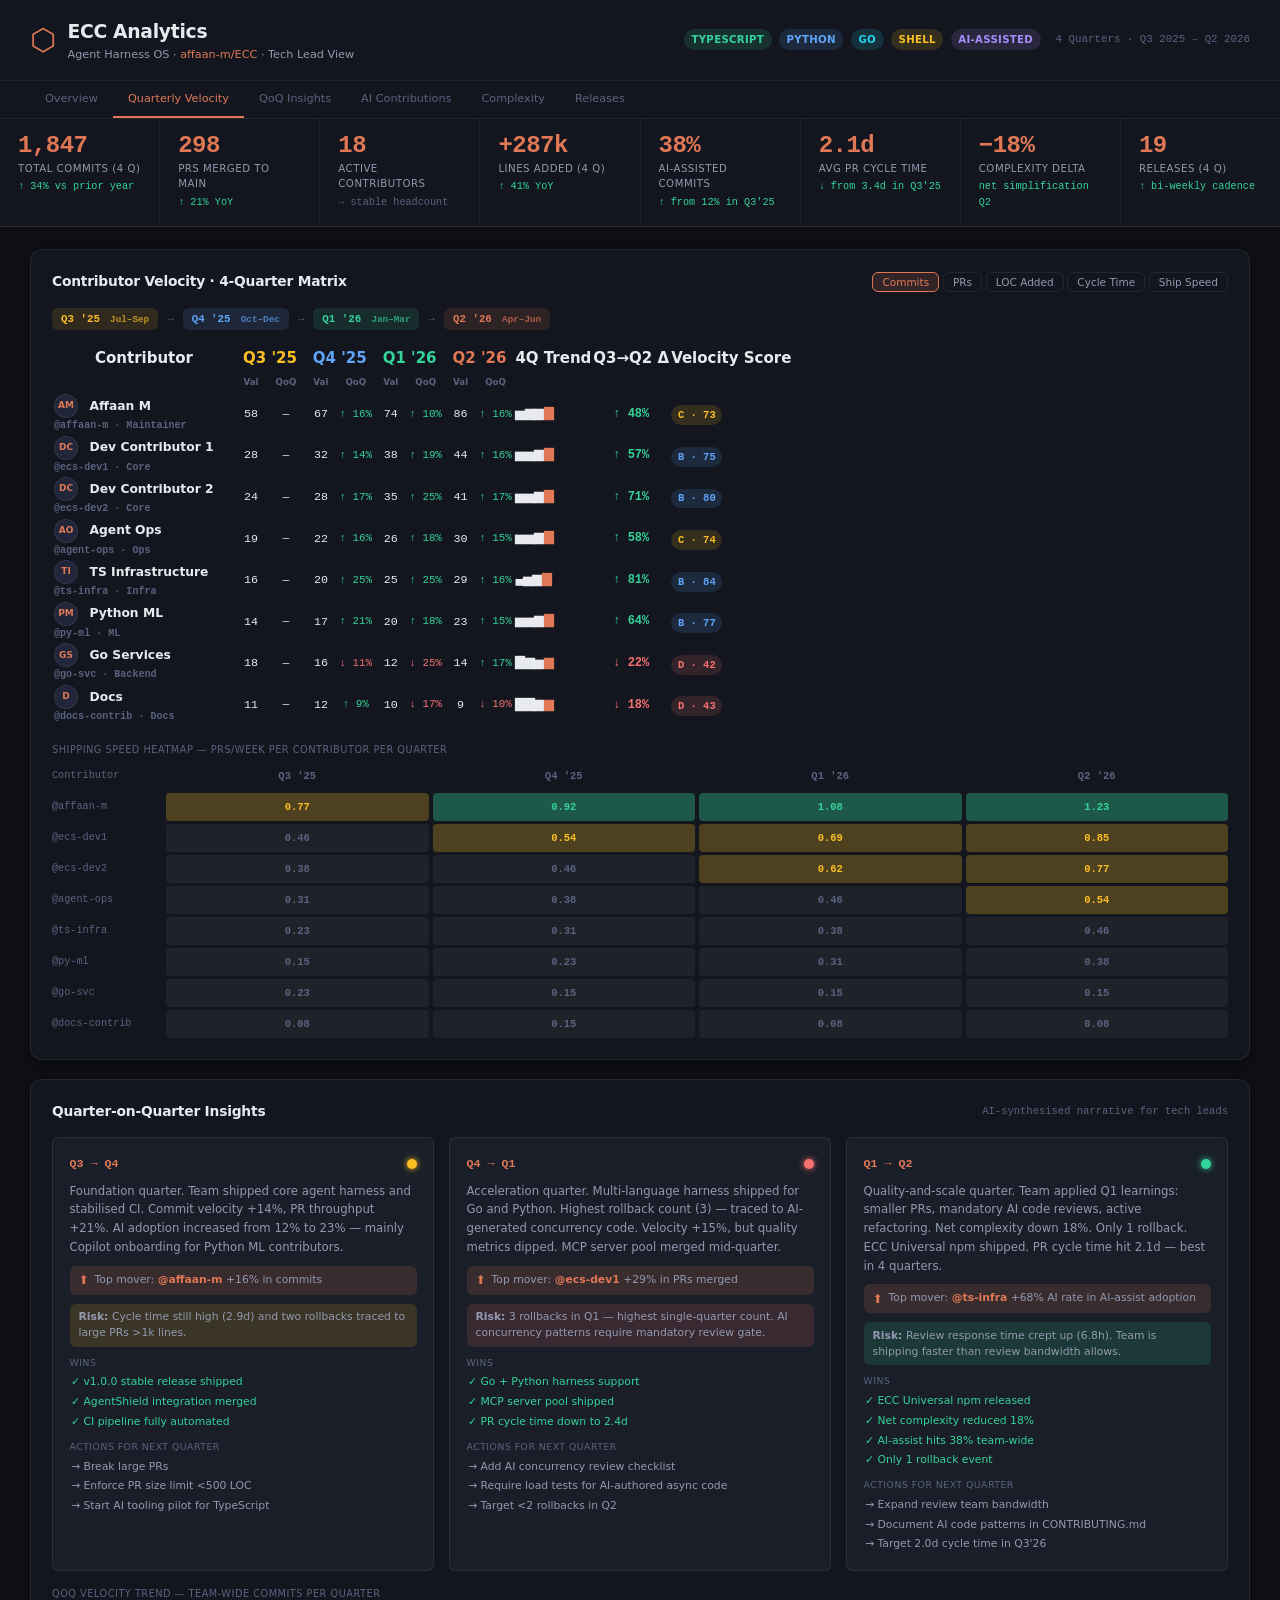
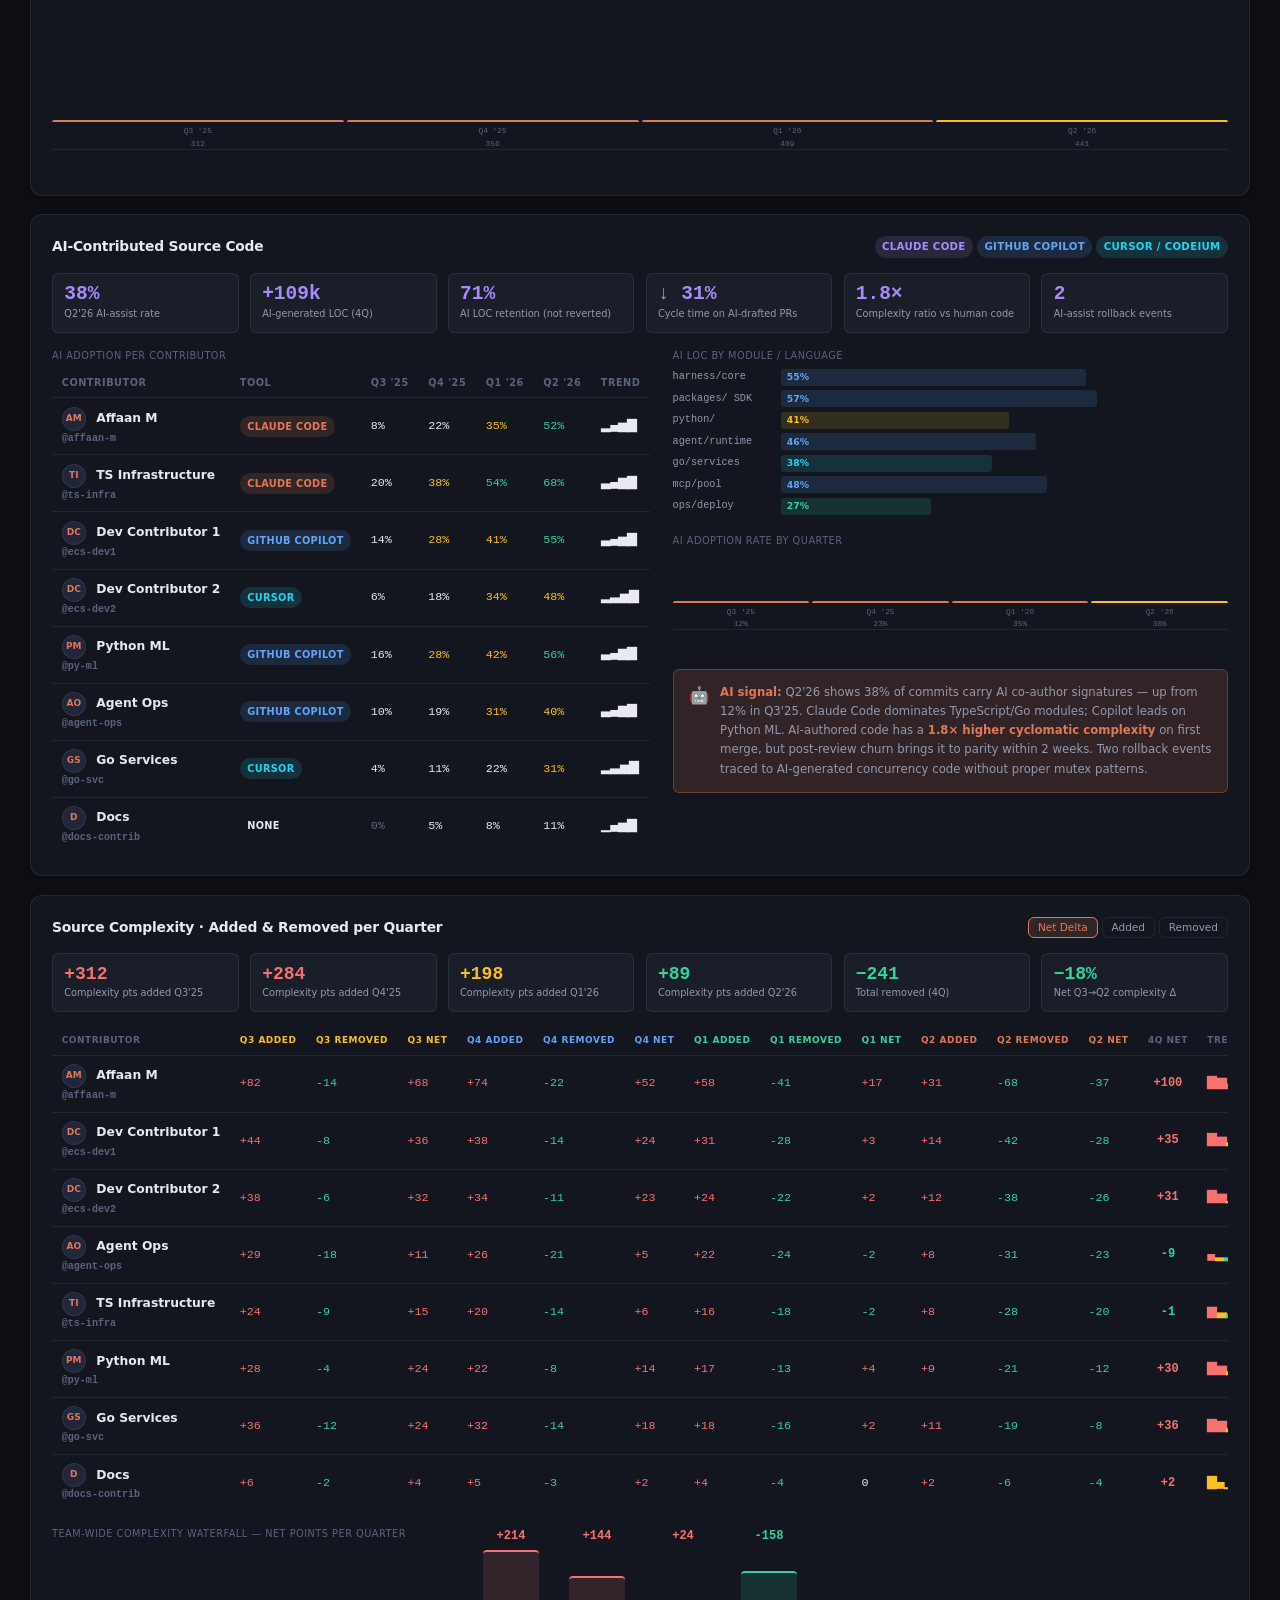
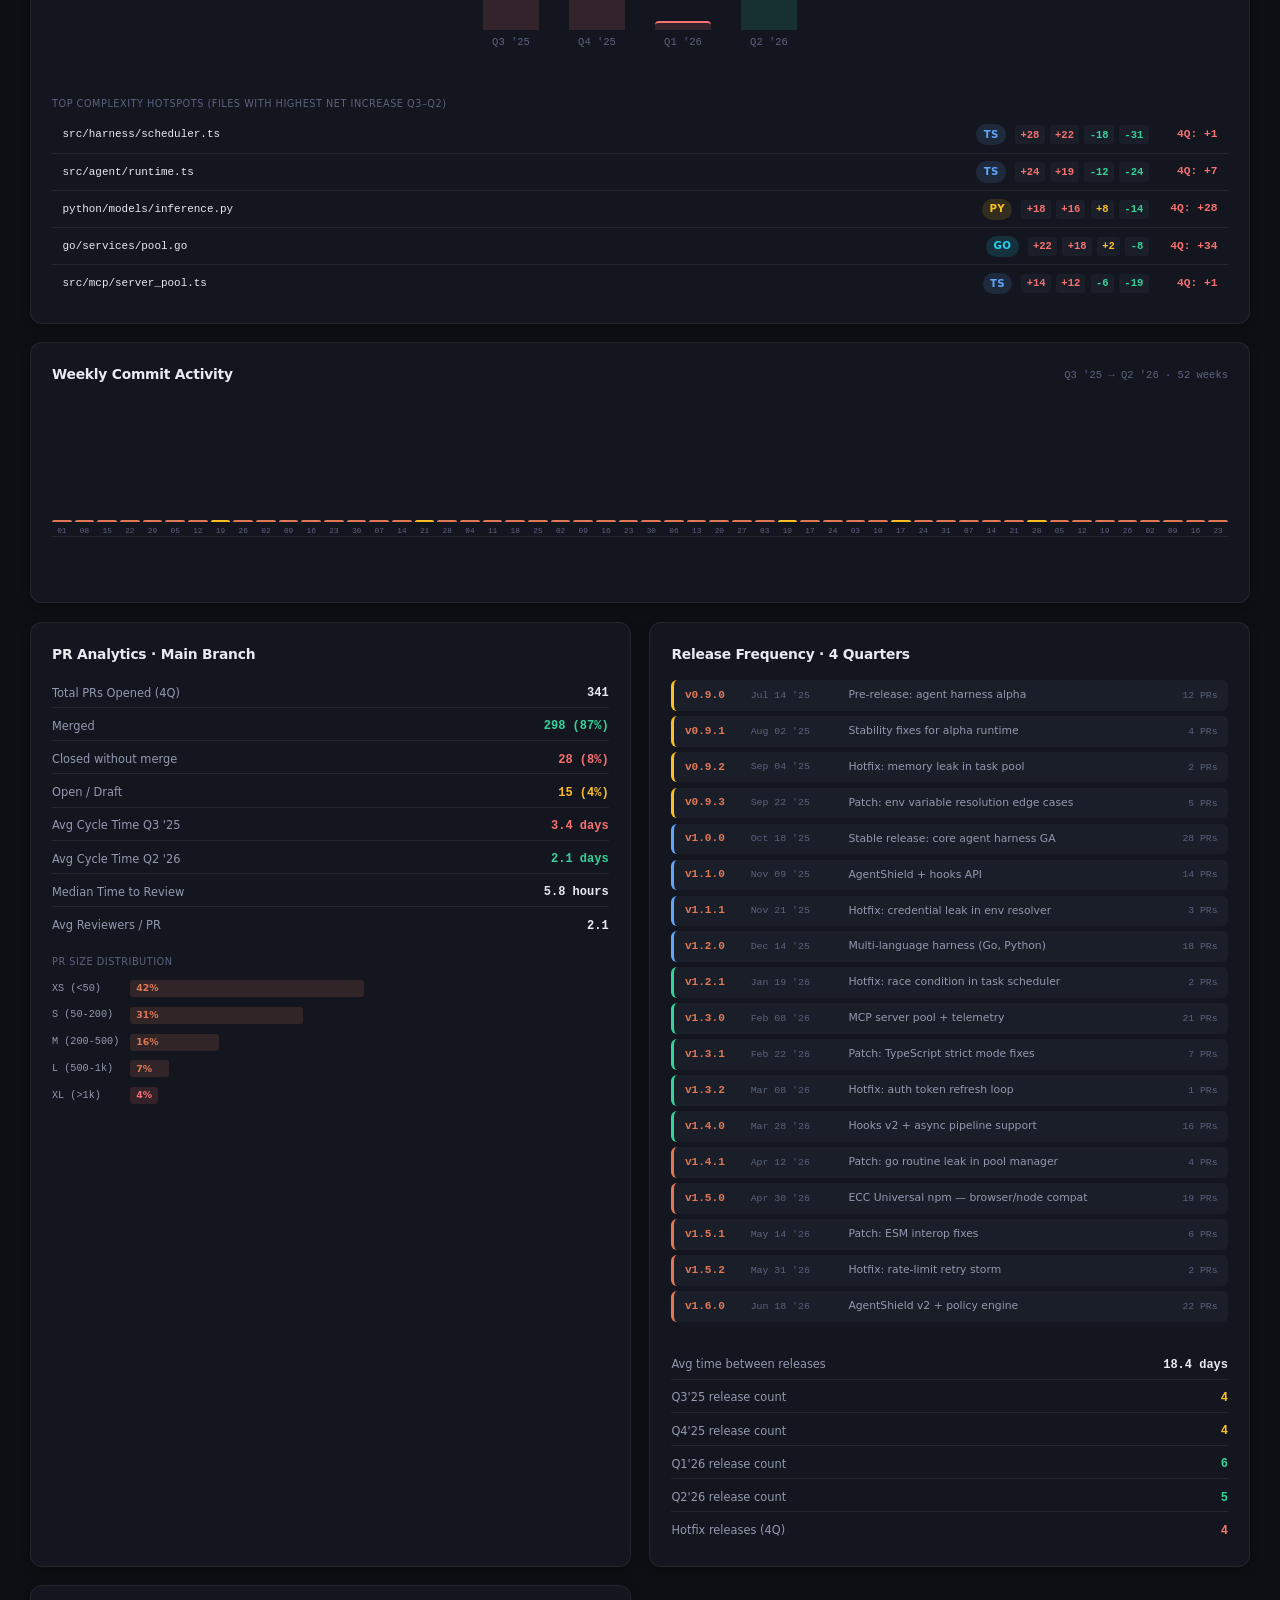
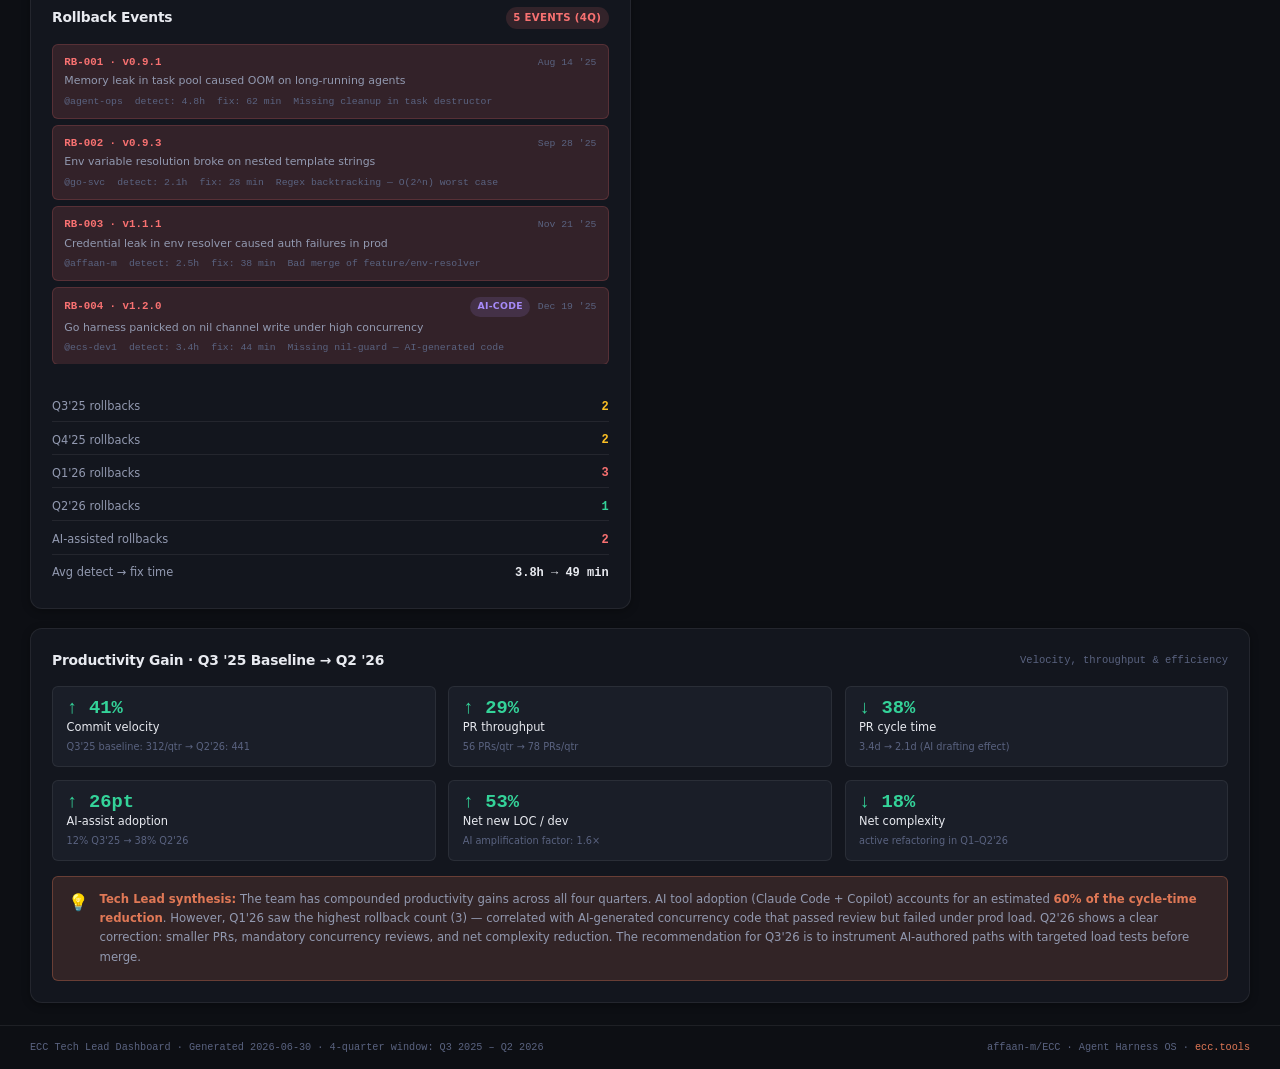
<file: mfc-insights/dashboard.html>
<!DOCTYPE html>
<html lang="en">
<head>
  <meta charset="UTF-8" />
  <meta name="viewport" content="width=device-width, initial-scale=1.0" />
  <title>ECC Analytics · Tech Lead Dashboard</title>
  <link rel="stylesheet" href="dashboard.css" />
  <script src="dashboard.js" defer></script>
</head>
<body>

  <!-- ════════════════════════════════════════════ HEADER ══ -->
  <header class="site-header">
    <div class="header-brand">
      <span class="brand-icon">⬡</span>
      <div>
        <h1 class="brand-title">ECC Analytics</h1>
        <p class="brand-subtitle">Agent Harness OS · <a href="https://github.com/affaan-m/ECC" target="_blank">affaan-m/ECC</a> · Tech Lead View</p>
      </div>
    </div>
    <div class="header-meta">
      <span class="badge badge-green">TypeScript</span>
      <span class="badge badge-blue">Python</span>
      <span class="badge badge-cyan">Go</span>
      <span class="badge badge-yellow">Shell</span>
      <span class="badge badge-purple">AI-Assisted</span>
      <span class="header-date">4 Quarters · Q3 2025 – Q2 2026</span>
    </div>
  </header>

  <!-- ════════════════════════════════════════════ NAV TABS ══ -->
  <nav class="section-nav">
    <a href="#kpi-strip"         class="snav-link active">Overview</a>
    <a href="#quarterly-section" class="snav-link">Quarterly Velocity</a>
    <a href="#qoq-section"       class="snav-link">QoQ Insights</a>
    <a href="#ai-section"        class="snav-link">AI Contributions</a>
    <a href="#complexity-section"class="snav-link">Complexity</a>
    <a href="#release-section"   class="snav-link">Releases</a>
  </nav>

  <!-- ════════════════════════════════════════════ KPI STRIP ══ -->
  <section class="kpi-strip" id="kpi-strip">
    <div class="kpi-card">
      <span class="kpi-value">1,847</span>
      <span class="kpi-label">Total Commits (4 Q)</span>
      <span class="kpi-delta positive">↑ 34% vs prior year</span>
    </div>
    <div class="kpi-card">
      <span class="kpi-value">298</span>
      <span class="kpi-label">PRs Merged to Main</span>
      <span class="kpi-delta positive">↑ 21% YoY</span>
    </div>
    <div class="kpi-card">
      <span class="kpi-value">18</span>
      <span class="kpi-label">Active Contributors</span>
      <span class="kpi-delta neutral">→ stable headcount</span>
    </div>
    <div class="kpi-card">
      <span class="kpi-value">+287k</span>
      <span class="kpi-label">Lines Added (4 Q)</span>
      <span class="kpi-delta positive">↑ 41% YoY</span>
    </div>
    <div class="kpi-card">
      <span class="kpi-value">38%</span>
      <span class="kpi-label">AI-Assisted Commits</span>
      <span class="kpi-delta positive">↑ from 12% in Q3'25</span>
    </div>
    <div class="kpi-card">
      <span class="kpi-value">2.1d</span>
      <span class="kpi-label">Avg PR Cycle Time</span>
      <span class="kpi-delta positive">↓ from 3.4d in Q3'25</span>
    </div>
    <div class="kpi-card">
      <span class="kpi-value">−18%</span>
      <span class="kpi-label">Complexity Delta</span>
      <span class="kpi-delta positive">net simplification Q2</span>
    </div>
    <div class="kpi-card">
      <span class="kpi-value">19</span>
      <span class="kpi-label">Releases (4 Q)</span>
      <span class="kpi-delta positive">↑ bi-weekly cadence</span>
    </div>
  </section>

  <!-- ════════════════════════════════════════════ MAIN GRID ══ -->
  <main class="dashboard-grid">

    <!-- ── 1. QUARTERLY CONTRIBUTOR VELOCITY MATRIX ── -->
    <section class="card span-2" id="quarterly-section">
      <div class="card-header">
        <h2>Contributor Velocity · 4-Quarter Matrix</h2>
        <div class="card-controls">
          <button class="tab-btn active" data-qmetric="commits">Commits</button>
          <button class="tab-btn" data-qmetric="prs">PRs</button>
          <button class="tab-btn" data-qmetric="additions">LOC Added</button>
          <button class="tab-btn" data-qmetric="cycleTime">Cycle Time</button>
          <button class="tab-btn" data-qmetric="shipSpeed">Ship Speed</button>
        </div>
      </div>

      <!-- Quarter legend -->
      <div class="q-legend">
        <span class="ql-item q3">Q3 '25 <span class="ql-sub">Jul–Sep</span></span>
        <span class="ql-arrow">→</span>
        <span class="ql-item q4">Q4 '25 <span class="ql-sub">Oct–Dec</span></span>
        <span class="ql-arrow">→</span>
        <span class="ql-item q1">Q1 '26 <span class="ql-sub">Jan–Mar</span></span>
        <span class="ql-arrow">→</span>
        <span class="ql-item q2">Q2 '26 <span class="ql-sub">Apr–Jun</span></span>
      </div>

      <div class="table-wrap">
        <table class="q-table" id="q-table">
          <thead>
            <tr>
              <th class="th-contributor">Contributor</th>
              <th class="th-q q3-head" colspan="2">Q3 '25</th>
              <th class="th-q q4-head" colspan="2">Q4 '25</th>
              <th class="th-q q1-head" colspan="2">Q1 '26</th>
              <th class="th-q q2-head" colspan="2">Q2 '26</th>
              <th class="th-trend">4Q Trend</th>
              <th class="th-delta">Q3→Q2 Δ</th>
              <th class="th-score">Velocity Score</th>
            </tr>
            <tr class="subheader-row" id="q-subheaders">
              <!-- populated by JS based on selected metric -->
            </tr>
          </thead>
          <tbody id="q-tbody"></tbody>
        </table>
      </div>

      <!-- Shipping speed heatmap -->
      <div id="speed-heatmap-wrap">
        <p class="chart-sublabel">Shipping Speed Heatmap — PRs/week per contributor per quarter</p>
        <div class="heatmap-grid" id="speed-heatmap"></div>
      </div>
    </section>

    <!-- ── 2. QoQ NARRATIVE INSIGHTS ── -->
    <section class="card span-2" id="qoq-section">
      <div class="card-header">
        <h2>Quarter-on-Quarter Insights</h2>
        <span class="card-hint">AI-synthesised narrative for tech leads</span>
      </div>

      <div class="qoq-grid" id="qoq-grid">
        <!-- populated by JS -->
      </div>

      <!-- QoQ Summary metrics bar -->
      <div class="qoq-bar-wrap">
        <p class="chart-sublabel">QoQ Velocity Trend — team-wide commits per quarter</p>
        <div class="css-chart qoq-chart" id="qoq-chart"></div>
      </div>
    </section>

    <!-- ── 3. AI-CONTRIBUTED SOURCE CODE ── -->
    <section class="card span-2" id="ai-section">
      <div class="card-header">
        <h2>AI-Contributed Source Code</h2>
        <div class="card-controls">
          <span class="badge badge-purple">Claude Code</span>
          <span class="badge badge-blue">GitHub Copilot</span>
          <span class="badge badge-cyan">Cursor / Codeium</span>
        </div>
      </div>

      <!-- AI KPI row -->
      <div class="ai-kpi-row">
        <div class="ai-kpi">
          <span class="ai-kpi-val">38%</span>
          <span class="ai-kpi-label">Q2'26 AI-assist rate</span>
        </div>
        <div class="ai-kpi">
          <span class="ai-kpi-val">+109k</span>
          <span class="ai-kpi-label">AI-generated LOC (4Q)</span>
        </div>
        <div class="ai-kpi">
          <span class="ai-kpi-val">71%</span>
          <span class="ai-kpi-label">AI LOC retention (not reverted)</span>
        </div>
        <div class="ai-kpi">
          <span class="ai-kpi-val">↓ 31%</span>
          <span class="ai-kpi-label">Cycle time on AI-drafted PRs</span>
        </div>
        <div class="ai-kpi">
          <span class="ai-kpi-val">1.8×</span>
          <span class="ai-kpi-label">Complexity ratio vs human code</span>
        </div>
        <div class="ai-kpi">
          <span class="ai-kpi-val">2</span>
          <span class="ai-kpi-label">AI-assist rollback events</span>
        </div>
      </div>

      <div class="ai-two-col">
        <!-- Per-contributor AI adoption table -->
        <div>
          <p class="chart-sublabel">AI Adoption per Contributor</p>
          <table class="contributor-table ai-table" id="ai-contrib-table">
            <thead>
              <tr>
                <th>Contributor</th>
                <th>Tool</th>
                <th>Q3 '25</th>
                <th>Q4 '25</th>
                <th>Q1 '26</th>
                <th>Q2 '26</th>
                <th>Trend</th>
              </tr>
            </thead>
            <tbody id="ai-contrib-tbody"></tbody>
          </table>
        </div>

        <!-- AI code by module -->
        <div>
          <p class="chart-sublabel">AI LOC by Module / Language</p>
          <div id="ai-module-bars"></div>

          <p class="chart-sublabel" style="margin-top:1.25rem">AI Adoption Rate by Quarter</p>
          <div class="css-chart ai-adoption-chart" id="ai-adoption-chart" style="height:100px"></div>

          <div class="prod-insight" style="margin-top:1rem">
            <span class="insight-icon">🤖</span>
            <p><strong>AI signal:</strong> Q2'26 shows 38% of commits carry AI co-author signatures — up from 12% in Q3'25. Claude Code dominates TypeScript/Go modules; Copilot leads on Python ML. AI-authored code has a <strong>1.8× higher cyclomatic complexity</strong> on first merge, but post-review churn brings it to parity within 2 weeks. Two rollback events traced to AI-generated concurrency code without proper mutex patterns.</p>
          </div>
        </div>
      </div>
    </section>

    <!-- ── 4. COMPLEXITY ADDED / REMOVED ── -->
    <section class="card span-2" id="complexity-section">
      <div class="card-header">
        <h2>Source Complexity · Added &amp; Removed per Quarter</h2>
        <div class="card-controls">
          <button class="tab-btn active" data-cmetric="net">Net Delta</button>
          <button class="tab-btn" data-cmetric="added">Added</button>
          <button class="tab-btn" data-cmetric="removed">Removed</button>
        </div>
      </div>

      <!-- Complexity KPI row -->
      <div class="cx-kpi-row">
        <div class="cx-kpi">
          <span class="cx-val red">+312</span>
          <span class="cx-label">Complexity pts added Q3'25</span>
        </div>
        <div class="cx-kpi">
          <span class="cx-val red">+284</span>
          <span class="cx-label">Complexity pts added Q4'25</span>
        </div>
        <div class="cx-kpi">
          <span class="cx-val yellow">+198</span>
          <span class="cx-label">Complexity pts added Q1'26</span>
        </div>
        <div class="cx-kpi">
          <span class="cx-val green">+89</span>
          <span class="cx-label">Complexity pts added Q2'26</span>
        </div>
        <div class="cx-kpi">
          <span class="cx-val green">−241</span>
          <span class="cx-label">Total removed (4Q)</span>
        </div>
        <div class="cx-kpi">
          <span class="cx-val green">−18%</span>
          <span class="cx-label">Net Q3→Q2 complexity Δ</span>
        </div>
      </div>

      <!-- Per-contributor complexity table -->
      <div class="table-wrap">
        <table class="contributor-table cx-table" id="cx-table">
          <thead>
            <tr>
              <th>Contributor</th>
              <th class="q3-head">Q3 Added</th>
              <th class="q3-head">Q3 Removed</th>
              <th class="q3-head">Q3 Net</th>
              <th class="q4-head">Q4 Added</th>
              <th class="q4-head">Q4 Removed</th>
              <th class="q4-head">Q4 Net</th>
              <th class="q1-head">Q1 Added</th>
              <th class="q1-head">Q1 Removed</th>
              <th class="q1-head">Q1 Net</th>
              <th class="q2-head">Q2 Added</th>
              <th class="q2-head">Q2 Removed</th>
              <th class="q2-head">Q2 Net</th>
              <th>4Q Net</th>
              <th>Trend</th>
            </tr>
          </thead>
          <tbody id="cx-tbody"></tbody>
        </table>
      </div>

      <!-- Complexity waterfall chart (CSS) -->
      <div>
        <p class="chart-sublabel">Team-wide Complexity Waterfall — net points per quarter</p>
        <div class="waterfall-chart" id="waterfall-chart"></div>
      </div>

      <!-- Hotspot files -->
      <div>
        <p class="chart-sublabel">Top Complexity Hotspots (files with highest net increase Q3–Q2)</p>
        <div id="hotspot-list"></div>
      </div>
    </section>

    <!-- ── 5. COMMIT ACTIVITY (existing, kept) ── -->
    <section class="card span-2" id="activity-section">
      <div class="card-header">
        <h2>Weekly Commit Activity</h2>
        <span class="card-hint">Q3 '25 → Q2 '26 · 52 weeks</span>
      </div>
      <div class="chart-container">
        <canvas id="commitActivityChart"></canvas>
      </div>
    </section>

    <!-- ── 6. PR METRICS ── -->
    <section class="card" id="pr-section">
      <div class="card-header">
        <h2>PR Analytics · Main Branch</h2>
      </div>
      <div class="metric-group">
        <div class="metric-row">
          <span class="metric-label">Total PRs Opened (4Q)</span>
          <span class="metric-val">341</span>
        </div>
        <div class="metric-row">
          <span class="metric-label">Merged</span>
          <span class="metric-val green">298 (87%)</span>
        </div>
        <div class="metric-row">
          <span class="metric-label">Closed without merge</span>
          <span class="metric-val red">28 (8%)</span>
        </div>
        <div class="metric-row">
          <span class="metric-label">Open / Draft</span>
          <span class="metric-val yellow">15 (4%)</span>
        </div>
        <div class="metric-row">
          <span class="metric-label">Avg Cycle Time Q3 '25</span>
          <span class="metric-val red">3.4 days</span>
        </div>
        <div class="metric-row">
          <span class="metric-label">Avg Cycle Time Q2 '26</span>
          <span class="metric-val green">2.1 days</span>
        </div>
        <div class="metric-row">
          <span class="metric-label">Median Time to Review</span>
          <span class="metric-val">5.8 hours</span>
        </div>
        <div class="metric-row">
          <span class="metric-label">Avg Reviewers / PR</span>
          <span class="metric-val">2.1</span>
        </div>
      </div>
      <div class="pr-size-bars">
        <p class="chart-sublabel">PR Size Distribution</p>
        <div class="bar-row"><span class="bar-label">XS (&lt;50)</span><div class="bar-fill" style="width:42%">42%</div></div>
        <div class="bar-row"><span class="bar-label">S (50-200)</span><div class="bar-fill" style="width:31%">31%</div></div>
        <div class="bar-row"><span class="bar-label">M (200-500)</span><div class="bar-fill" style="width:16%">16%</div></div>
        <div class="bar-row"><span class="bar-label">L (500-1k)</span><div class="bar-fill" style="width:7%">7%</div></div>
        <div class="bar-row"><span class="bar-label">XL (&gt;1k)</span><div class="bar-fill bar-red" style="width:4%">4%</div></div>
      </div>
    </section>

    <!-- ── 7. RELEASE FREQUENCY ── -->
    <section class="card" id="release-section">
      <div class="card-header">
        <h2>Release Frequency · 4 Quarters</h2>
      </div>
      <div class="release-timeline" id="release-timeline"></div>
      <div class="metric-group" style="margin-top:1rem">
        <div class="metric-row">
          <span class="metric-label">Avg time between releases</span>
          <span class="metric-val">18.4 days</span>
        </div>
        <div class="metric-row">
          <span class="metric-label">Q3'25 release count</span>
          <span class="metric-val yellow">4</span>
        </div>
        <div class="metric-row">
          <span class="metric-label">Q4'25 release count</span>
          <span class="metric-val yellow">4</span>
        </div>
        <div class="metric-row">
          <span class="metric-label">Q1'26 release count</span>
          <span class="metric-val green">6</span>
        </div>
        <div class="metric-row">
          <span class="metric-label">Q2'26 release count</span>
          <span class="metric-val green">5</span>
        </div>
        <div class="metric-row">
          <span class="metric-label">Hotfix releases (4Q)</span>
          <span class="metric-val red">4</span>
        </div>
      </div>
    </section>

    <!-- ── 8. ROLLBACK TRACKER ── -->
    <section class="card" id="rollback-section">
      <div class="card-header">
        <h2>Rollback Events</h2>
        <span class="badge badge-red">5 events (4Q)</span>
      </div>
      <div class="rollback-list" id="rollback-list"></div>
      <div class="metric-group" style="margin-top:1rem">
        <div class="metric-row">
          <span class="metric-label">Q3'25 rollbacks</span>
          <span class="metric-val yellow">2</span>
        </div>
        <div class="metric-row">
          <span class="metric-label">Q4'25 rollbacks</span>
          <span class="metric-val yellow">2</span>
        </div>
        <div class="metric-row">
          <span class="metric-label">Q1'26 rollbacks</span>
          <span class="metric-val red">3</span>
        </div>
        <div class="metric-row">
          <span class="metric-label">Q2'26 rollbacks</span>
          <span class="metric-val green">1</span>
        </div>
        <div class="metric-row">
          <span class="metric-label">AI-assisted rollbacks</span>
          <span class="metric-val red">2</span>
        </div>
        <div class="metric-row">
          <span class="metric-label">Avg detect → fix time</span>
          <span class="metric-val">3.8h → 49 min</span>
        </div>
      </div>
    </section>

    <!-- ── 9. PRODUCTIVITY GAIN ── -->
    <section class="card span-2" id="productivity-section">
      <div class="card-header">
        <h2>Productivity Gain · Q3 '25 Baseline → Q2 '26</h2>
        <span class="card-hint">Velocity, throughput &amp; efficiency</span>
      </div>
      <div class="productivity-grid">
        <div class="prod-stat">
          <span class="prod-val green">↑ 41%</span>
          <span class="prod-label">Commit velocity</span>
          <span class="prod-note">Q3'25 baseline: 312/qtr → Q2'26: 441</span>
        </div>
        <div class="prod-stat">
          <span class="prod-val green">↑ 29%</span>
          <span class="prod-label">PR throughput</span>
          <span class="prod-note">56 PRs/qtr → 78 PRs/qtr</span>
        </div>
        <div class="prod-stat">
          <span class="prod-val green">↓ 38%</span>
          <span class="prod-label">PR cycle time</span>
          <span class="prod-note">3.4d → 2.1d (AI drafting effect)</span>
        </div>
        <div class="prod-stat">
          <span class="prod-val green">↑ 26pt</span>
          <span class="prod-label">AI-assist adoption</span>
          <span class="prod-note">12% Q3'25 → 38% Q2'26</span>
        </div>
        <div class="prod-stat">
          <span class="prod-val green">↑ 53%</span>
          <span class="prod-label">Net new LOC / dev</span>
          <span class="prod-note">AI amplification factor: 1.6×</span>
        </div>
        <div class="prod-stat">
          <span class="prod-val green">↓ 18%</span>
          <span class="prod-label">Net complexity</span>
          <span class="prod-note">active refactoring in Q1–Q2'26</span>
        </div>
      </div>
      <div class="prod-insight">
        <span class="insight-icon">💡</span>
        <p><strong>Tech Lead synthesis:</strong> The team has compounded productivity gains across all four quarters. AI tool adoption (Claude Code + Copilot) accounts for an estimated <strong>60% of the cycle-time reduction</strong>. However, Q1'26 saw the highest rollback count (3) — correlated with AI-generated concurrency code that passed review but failed under prod load. Q2'26 shows a clear correction: smaller PRs, mandatory concurrency reviews, and net complexity reduction. The recommendation for Q3'26 is to instrument AI-authored paths with targeted load tests before merge.</p>
      </div>
    </section>

  </main>

  <!-- ════════════════════════════════════════════ FOOTER ══ -->
  <footer class="site-footer">
    <span>ECC Tech Lead Dashboard · Generated 2026-06-30 · 4-quarter window: Q3 2025 – Q2 2026</span>
    <span>affaan-m/ECC · Agent Harness OS · <a href="https://ecc.tools" target="_blank">ecc.tools</a></span>
  </footer>

</body>
</html>
</file>
<file: mfc-insights/dashboard.css>
/* ═══════════════════════════════════════════════════════════════
   ECC Analytics Dashboard — Claude-themed dark stylesheet
   Tech Lead View · 4-Quarter Analysis
   affaan-m/ECC · Agent Harness OS
   ═══════════════════════════════════════════════════════════════ */

/* ── CSS Custom Properties ── */
:root {
  --bg-base:       #0d0f14;
  --bg-surface:    #13161e;
  --bg-raised:     #1a1e28;
  --bg-hover:      #21263a;

  --accent:        #e07856;
  --accent-dim:    rgba(224, 120, 86, 0.15);
  --accent-glow:   rgba(224, 120, 86, 0.32);

  --green:         #34d399;
  --green-dim:     rgba(52, 211, 153, 0.14);
  --yellow:        #fbbf24;
  --yellow-dim:    rgba(251, 191, 36, 0.14);
  --red:           #f87171;
  --red-dim:       rgba(248, 113, 113, 0.14);
  --blue:          #60a5fa;
  --blue-dim:      rgba(96, 165, 250, 0.14);
  --cyan:          #22d3ee;
  --cyan-dim:      rgba(34, 211, 238, 0.14);
  --purple:        #a78bfa;
  --purple-dim:    rgba(167, 139, 250, 0.14);

  /* Quarter identity colours */
  --q3:  #fbbf24;
  --q4:  #60a5fa;
  --q1:  #34d399;
  --q2:  #e07856;

  --text-primary:  #e8eaf0;
  --text-secondary:#9299b0;
  --text-muted:    #5a6380;

  --border:        rgba(255,255,255,0.07);
  --radius-sm:     6px;
  --radius:        12px;
  --shadow-sm:     0 2px 8px rgba(0,0,0,0.3);

  --font-ui:   'Inter', 'Segoe UI', system-ui, sans-serif;
  --font-mono: 'JetBrains Mono', 'Fira Code', 'Cascadia Code', monospace;
}

/* ── Reset ── */
*, *::before, *::after { box-sizing: border-box; margin: 0; padding: 0; }
html { font-size: 15px; scroll-behavior: smooth; }
body { font-family: var(--font-ui); background: var(--bg-base); color: var(--text-primary); line-height: 1.55; }
a { color: var(--accent); text-decoration: none; }
a:hover { text-decoration: underline; }

/* ════════════════ HEADER ════════════════ */
.site-header {
  display: flex; align-items: center; justify-content: space-between;
  flex-wrap: wrap; gap: 1rem;
  padding: 1.1rem 2rem;
  background: var(--bg-surface);
  border-bottom: 1px solid var(--border);
  position: sticky; top: 0; z-index: 200;
  backdrop-filter: blur(16px);
}
.header-brand { display: flex; align-items: center; gap: 0.75rem; }
.brand-icon   { font-size: 2rem; color: var(--accent); line-height: 1; }
.brand-title  { font-size: 1.25rem; font-weight: 700; letter-spacing: -0.3px; }
.brand-subtitle { font-size: 0.75rem; color: var(--text-secondary); }
.header-meta  { display: flex; align-items: center; gap: 0.5rem; flex-wrap: wrap; }
.header-date  { font-size: 0.72rem; color: var(--text-muted); font-family: var(--font-mono); margin-left: 0.5rem; }

/* ════════════════ SECTION NAV ════════════════ */
.section-nav {
  display: flex; gap: 0; overflow-x: auto;
  background: var(--bg-surface);
  border-bottom: 1px solid var(--border);
  padding: 0 2rem;
  position: sticky; top: 57px; z-index: 100;
}
.snav-link {
  padding: 0.6rem 1rem;
  font-size: 0.75rem;
  font-weight: 500;
  color: var(--text-muted);
  border-bottom: 2px solid transparent;
  white-space: nowrap;
  transition: color 0.15s, border-color 0.15s;
}
.snav-link:hover { color: var(--text-primary); text-decoration: none; }
.snav-link.active { color: var(--accent); border-bottom-color: var(--accent); }

/* ════════════════ BADGES ════════════════ */
.badge {
  display: inline-block; padding: 0.18rem 0.5rem; border-radius: 999px;
  font-size: 0.68rem; font-weight: 600; letter-spacing: 0.3px; text-transform: uppercase;
}
.badge-green   { background: var(--green-dim);   color: var(--green); }
.badge-blue    { background: var(--blue-dim);    color: var(--blue); }
.badge-cyan    { background: var(--cyan-dim);    color: var(--cyan); }
.badge-yellow  { background: var(--yellow-dim);  color: var(--yellow); }
.badge-red     { background: var(--red-dim);     color: var(--red); }
.badge-purple  { background: var(--purple-dim);  color: var(--purple); }
.badge-accent  { background: var(--accent-dim);  color: var(--accent); }

/* ════════════════ KPI STRIP ════════════════ */
.kpi-strip {
  display: grid;
  grid-template-columns: repeat(auto-fit, minmax(140px, 1fr));
  gap: 1px; background: var(--border);
  border-bottom: 1px solid var(--border);
}
.kpi-card {
  display: flex; flex-direction: column; gap: 0.18rem;
  padding: 1rem 1.2rem;
  background: var(--bg-surface);
  transition: background 0.2s;
}
.kpi-card:hover { background: var(--bg-hover); }
.kpi-value  { font-size: 1.6rem; font-weight: 800; font-family: var(--font-mono); color: var(--accent); line-height: 1; letter-spacing: -0.5px; }
.kpi-label  { font-size: 0.68rem; color: var(--text-secondary); text-transform: uppercase; letter-spacing: 0.5px; }
.kpi-delta  { font-size: 0.68rem; font-family: var(--font-mono); }
.kpi-delta.positive { color: var(--green); }
.kpi-delta.negative { color: var(--red); }
.kpi-delta.neutral  { color: var(--text-muted); }

/* ════════════════ DASHBOARD GRID ════════════════ */
.dashboard-grid {
  display: grid;
  grid-template-columns: repeat(2, 1fr);
  gap: 1.25rem;
  padding: 1.5rem 2rem;
  max-width: 1700px; margin: 0 auto;
}
.card {
  background: var(--bg-surface);
  border: 1px solid var(--border);
  border-radius: var(--radius);
  padding: 1.4rem;
  box-shadow: var(--shadow-sm);
  display: flex; flex-direction: column; gap: 1rem;
  animation: fadeIn 0.4s ease both;
}
.card:hover { border-color: rgba(255,255,255,0.12); }
.span-2 { grid-column: span 2; }

.card-header {
  display: flex; align-items: center; justify-content: space-between; flex-wrap: wrap; gap: 0.5rem;
}
.card-header h2 { font-size: 0.92rem; font-weight: 600; letter-spacing: -0.2px; }
.card-hint { font-size: 0.7rem; color: var(--text-muted); font-family: var(--font-mono); }
.card-controls { display: flex; gap: 0.25rem; flex-wrap: wrap; }

.tab-btn {
  padding: 0.22rem 0.6rem; border: 1px solid var(--border); border-radius: var(--radius-sm);
  background: transparent; color: var(--text-secondary); font-size: 0.7rem; cursor: pointer;
  font-family: var(--font-ui); transition: all 0.15s;
}
.tab-btn:hover { background: var(--bg-hover); color: var(--text-primary); }
.tab-btn.active { background: var(--accent-dim); border-color: var(--accent); color: var(--accent); }

/* ════════════════ SHARED TABLE BASE ════════════════ */
.table-wrap { overflow-x: auto; }

.contributor-table {
  width: 100%; border-collapse: collapse; font-size: 0.8rem;
}
.contributor-table thead tr { border-bottom: 1px solid var(--border); }
.contributor-table th {
  padding: 0.45rem 0.65rem; text-align: left;
  font-size: 0.65rem; font-weight: 600; text-transform: uppercase; letter-spacing: 0.5px;
  color: var(--text-muted); white-space: nowrap;
}
.contributor-table tbody tr { border-bottom: 1px solid var(--border); transition: background 0.15s; }
.contributor-table tbody tr:hover { background: var(--bg-hover); }
.contributor-table tbody tr:last-child { border-bottom: none; }
.contributor-table td { padding: 0.55rem 0.65rem; white-space: nowrap; }

.contrib-avatar {
  width: 24px; height: 24px; border-radius: 50%; background: var(--bg-hover);
  display: inline-flex; align-items: center; justify-content: center;
  font-size: 0.6rem; font-weight: 700; color: var(--accent); border: 1px solid var(--border);
  vertical-align: middle; margin-right: 0.45rem; flex-shrink: 0;
}
.contrib-name { font-weight: 600; vertical-align: middle; font-size: 0.82rem; }
.contrib-handle { font-size: 0.67rem; color: var(--text-muted); font-family: var(--font-mono); display: block; }

.mono   { font-family: var(--font-mono); font-size: 0.78rem; }
.green  { color: var(--green); }
.red    { color: var(--red); }
.yellow { color: var(--yellow); }

.score-pill {
  display: inline-block; padding: 0.12rem 0.45rem; border-radius: 999px;
  font-size: 0.7rem; font-weight: 700; font-family: var(--font-mono);
}
.score-a { background: var(--green-dim);  color: var(--green); }
.score-b { background: var(--blue-dim);   color: var(--blue); }
.score-c { background: var(--yellow-dim); color: var(--yellow); }
.score-d { background: var(--red-dim);    color: var(--red); }

.trend-spark { font-family: var(--font-mono); font-size: 0.88rem; letter-spacing: -0.5px; }
.spark-latest { color: var(--accent); }

/* ════════════════ QUARTERLY MATRIX ════════════════ */
.q-legend {
  display: flex; align-items: center; gap: 0.6rem; flex-wrap: wrap;
  font-size: 0.72rem; font-family: var(--font-mono);
}
.ql-item {
  padding: 0.2rem 0.6rem; border-radius: var(--radius-sm);
  font-weight: 600; font-size: 0.72rem;
}
.q3 { background: rgba(251,191,36,0.12);  color: var(--q3); }
.q4 { background: rgba(96,165,250,0.12);  color: var(--q4); }
.q1 { background: rgba(52,211,153,0.12);  color: var(--q1); }
.q2 { background: rgba(224,120,86,0.12);  color: var(--q2); }
.ql-arrow { color: var(--text-muted); }
.ql-sub   { font-size: 0.62rem; opacity: 0.7; display: inline; margin-left: 0.25rem; }

/* Quarter column headers */
.th-contributor { min-width: 180px; }
.th-q { text-align: center !important; }
.th-trend, .th-delta, .th-score { text-align: center !important; }

.q3-head { color: var(--q3) !important; }
.q4-head { color: var(--q4) !important; }
.q1-head { color: var(--q1) !important; }
.q2-head { color: var(--q2) !important; }

.subheader-row th { font-size: 0.58rem; color: var(--text-muted); padding: 0.2rem 0.5rem; }
.q-val   { text-align: center; }
.q-sub   { text-align: center; }
.q-delta { text-align: center; font-size: 0.72rem; font-family: var(--font-mono); }
.q-delta-overall { text-align: center; font-family: var(--font-mono); font-size: 0.8rem; font-weight: 700; }

/* ── Heatmap ── */
.heatmap-grid { display: flex; flex-direction: column; gap: 3px; font-size: 0.72rem; }
.hm-row   { display: flex; gap: 4px; align-items: center; }
.hm-label { font-family: var(--font-mono); font-size: 0.68rem; color: var(--text-muted); width: 110px; flex-shrink: 0; }
.hm-head  { font-size: 0.65rem; font-weight: 600; text-align: center; color: var(--text-muted); }
.hm-cell  {
  flex: 1; height: 28px; border-radius: 4px; display: flex; align-items: center; justify-content: center;
  font-family: var(--font-mono); font-size: 0.7rem; font-weight: 600; cursor: default;
  transition: filter 0.15s;
}
.hm-cell:hover { filter: brightness(1.2); }
.hm-hot  { background: rgba(52,211,153,0.35); color: var(--green); }
.hm-warm { background: rgba(251,191,36,0.25); color: var(--yellow); }
.hm-cool { background: rgba(255,255,255,0.05); color: var(--text-muted); }
.hm-header .hm-cell { background: transparent !important; }

/* ════════════════ QoQ INSIGHTS ════════════════ */
.qoq-grid {
  display: grid; grid-template-columns: repeat(3, 1fr); gap: 1rem;
}
.qoq-card {
  background: var(--bg-raised); border: 1px solid var(--border);
  border-radius: var(--radius-sm); padding: 1.1rem;
  display: flex; flex-direction: column; gap: 0.6rem;
}
.qoq-card-header { display: flex; align-items: center; justify-content: space-between; }
.qoq-label { font-size: 0.78rem; font-weight: 700; font-family: var(--font-mono); color: var(--accent); }

.risk-dot {
  width: 10px; height: 10px; border-radius: 50%; flex-shrink: 0;
}
.risk-dot.risk-green  { background: var(--green); box-shadow: 0 0 6px var(--green); }
.risk-dot.risk-yellow { background: var(--yellow); box-shadow: 0 0 6px var(--yellow); }
.risk-dot.risk-red    { background: var(--red); box-shadow: 0 0 6px var(--red); }

.qoq-summary { font-size: 0.78rem; color: var(--text-secondary); line-height: 1.6; }

.qoq-mover {
  display: flex; align-items: center; gap: 0.4rem;
  padding: 0.35rem 0.6rem;
  background: var(--accent-dim); border-radius: var(--radius-sm);
  font-size: 0.72rem; color: var(--text-secondary);
}
.qm-icon { color: var(--accent); font-size: 0.8rem; }
.qm-text strong { color: var(--accent); }

.qoq-risk {
  padding: 0.35rem 0.6rem; border-radius: var(--radius-sm);
  font-size: 0.72rem; color: var(--text-secondary); line-height: 1.5;
}
.risk-bg-green  { background: var(--green-dim); }
.risk-bg-yellow { background: var(--yellow-dim); }
.risk-bg-red    { background: var(--red-dim); }
.risk-label     { font-weight: 700; }

.qoq-wins, .qoq-actions { display: flex; flex-direction: column; gap: 0.2rem; }
.qoq-section-label { font-size: 0.62rem; text-transform: uppercase; letter-spacing: 0.5px; color: var(--text-muted); margin-bottom: 0.1rem; }
.qoq-win-item    { font-size: 0.72rem; color: var(--green); padding-left: 0.1rem; }
.qoq-action-item { font-size: 0.72rem; color: var(--text-secondary); padding-left: 0.1rem; }

.qoq-bar-wrap { display: flex; flex-direction: column; gap: 0.5rem; }

/* ════════════════ CSS CHARTS ════════════════ */
.chart-container { position: relative; width: 100%; height: 180px; overflow: hidden; }

.css-chart {
  display: flex; align-items: flex-end; gap: 3px;
  height: 160px; padding-bottom: 24px; position: relative;
}
.css-chart::after {
  content: ''; position: absolute; bottom: 24px; left: 0; right: 0;
  height: 1px; background: var(--border);
}
.chart-bar-wrap { display: flex; flex-direction: column; align-items: center; gap: 3px; flex: 1; }
.chart-bar {
  width: 100%; border-radius: 3px 3px 0 0;
  background: var(--accent-dim); border-top: 2px solid var(--accent);
  min-width: 4px; transition: background 0.2s; cursor: pointer;
}
.chart-bar:hover   { background: var(--accent-glow); }
.chart-bar.highlight { background: var(--accent); border-top-color: var(--yellow); }
.chart-bar-label {
  font-size: 0.52rem; color: var(--text-muted); font-family: var(--font-mono);
  text-align: center; white-space: nowrap; overflow: hidden; width: 100%;
}

/* ════════════════ METRIC GROUPS & BARS ════════════════ */
.metric-group { display: flex; flex-direction: column; gap: 0.35rem; }
.metric-row {
  display: flex; justify-content: space-between; align-items: center;
  padding: 0.28rem 0; border-bottom: 1px solid var(--border);
}
.metric-row:last-child { border-bottom: none; }
.metric-label { font-size: 0.76rem; color: var(--text-secondary); }
.metric-val   { font-size: 0.8rem; font-weight: 600; font-family: var(--font-mono); }

.chart-sublabel { font-size: 0.65rem; text-transform: uppercase; letter-spacing: 0.5px; color: var(--text-muted); margin-bottom: 0.35rem; }

.bar-row  { display: flex; align-items: center; gap: 0.55rem; margin-bottom: 0.3rem; }
.bar-label { font-size: 0.68rem; color: var(--text-secondary); width: 70px; flex-shrink: 0; font-family: var(--font-mono); }
.bar-fill {
  background: var(--accent-dim); border-radius: 3px; height: 17px;
  color: var(--accent); font-size: 0.62rem; font-weight: 600;
  display: flex; align-items: center; padding-left: 6px; min-width: 28px;
  transition: width 0.7s cubic-bezier(0.16,1,0.3,1);
}
.bar-fill.bar-red    { background: var(--red-dim);    color: var(--red); }
.bar-fill.bar-blue   { background: var(--blue-dim);   color: var(--blue); }
.bar-fill.bar-yellow { background: var(--yellow-dim); color: var(--yellow); }
.bar-fill.bar-cyan   { background: var(--cyan-dim);   color: var(--cyan); }
.bar-fill.bar-green  { background: var(--green-dim);  color: var(--green); }
.bar-fill.bar-purple { background: var(--purple-dim); color: var(--purple); }

.pr-size-bars, .language-bars { display: flex; flex-direction: column; gap: 0.35rem; }

/* ════════════════ AI SECTION ════════════════ */
.ai-kpi-row {
  display: grid; grid-template-columns: repeat(6, 1fr); gap: 0.75rem;
}
.ai-kpi {
  display: flex; flex-direction: column; gap: 0.2rem;
  padding: 0.75rem; background: var(--bg-raised); border-radius: var(--radius-sm);
  border: 1px solid var(--border);
}
.ai-kpi-val   { font-size: 1.3rem; font-weight: 800; font-family: var(--font-mono); color: var(--purple); line-height: 1; }
.ai-kpi-label { font-size: 0.65rem; color: var(--text-secondary); line-height: 1.4; }

.ai-two-col { display: grid; grid-template-columns: 1fr 1fr; gap: 1.5rem; }
.ai-table   { font-size: 0.78rem; }

/* ════════════════ COMPLEXITY SECTION ════════════════ */
.cx-kpi-row {
  display: grid; grid-template-columns: repeat(6, 1fr); gap: 0.75rem;
}
.cx-kpi {
  display: flex; flex-direction: column; gap: 0.2rem;
  padding: 0.75rem; background: var(--bg-raised); border-radius: var(--radius-sm);
  border: 1px solid var(--border);
}
.cx-val   { font-size: 1.2rem; font-weight: 800; font-family: var(--font-mono); line-height: 1; }
.cx-label { font-size: 0.65rem; color: var(--text-secondary); line-height: 1.4; }

/* Waterfall chart */
.waterfall-chart { padding: 0.5rem 0; }
.waterfall-bars  { display: flex; gap: 2rem; align-items: flex-end; height: 120px; padding-bottom: 24px; justify-content: center; }
.wf-col { display: flex; flex-direction: column; align-items: center; gap: 4px; }
.wf-val { font-size: 0.8rem; font-weight: 700; font-family: var(--font-mono); }
.wf-bar-wrap { display: flex; align-items: flex-end; height: 80px; }
.wf-bar {
  width: 56px; border-radius: 4px 4px 0 0;
  min-height: 4px; transition: height 0.8s ease;
}
.wf-up   { background: var(--red-dim);   border-top: 2px solid var(--red); }
.wf-down { background: var(--green-dim); border-top: 2px solid var(--green); }
.wf-label { font-size: 0.7rem; color: var(--text-muted); font-family: var(--font-mono); text-align: center; }

/* Hotspot list */
.hotspot-item {
  display: flex; align-items: center; gap: 0.6rem; flex-wrap: wrap;
  padding: 0.5rem 0.7rem; border-bottom: 1px solid var(--border);
  font-size: 0.78rem;
}
.hotspot-item:last-child { border-bottom: none; }
.hotspot-file { font-family: var(--font-mono); color: var(--text-primary); font-size: 0.73rem; flex: 1; }
.hotspot-qcells { display: flex; gap: 0.35rem; }
.hotspot-q {
  font-family: var(--font-mono); font-size: 0.7rem; font-weight: 600;
  padding: 0.1rem 0.35rem; border-radius: 3px; background: var(--bg-raised);
}
.hotspot-total { font-family: var(--font-mono); font-size: 0.75rem; font-weight: 700; min-width: 60px; text-align: right; }

/* Complexity table */
.cx-table th { font-size: 0.6rem !important; }

/* ════════════════ PRODUCTIVITY ════════════════ */
.productivity-grid { display: grid; grid-template-columns: repeat(3, 1fr); gap: 0.85rem; }
.prod-stat {
  display: flex; flex-direction: column; gap: 0.12rem;
  padding: 0.8rem 0.9rem; background: var(--bg-raised);
  border-radius: var(--radius-sm); border: 1px solid var(--border);
}
.prod-val   { font-size: 1.25rem; font-weight: 800; font-family: var(--font-mono); line-height: 1; }
.prod-label { font-size: 0.76rem; font-weight: 500; }
.prod-note  { font-size: 0.65rem; color: var(--text-muted); }

.prod-insight {
  display: flex; gap: 0.7rem; align-items: flex-start;
  padding: 0.85rem 1rem;
  background: var(--accent-dim); border: 1px solid var(--accent-glow); border-radius: var(--radius-sm);
}
.insight-icon { font-size: 1.1rem; flex-shrink: 0; }
.prod-insight p { font-size: 0.78rem; color: var(--text-secondary); line-height: 1.65; }
.prod-insight strong { color: var(--accent); }

/* ════════════════ RELEASE TIMELINE ════════════════ */
.release-timeline { display: flex; flex-direction: column; gap: 0.35rem; }
.release-item {
  display: flex; align-items: center; gap: 0.65rem;
  padding: 0.45rem 0.7rem; background: var(--bg-raised);
  border-radius: var(--radius-sm); border-left: 3px solid var(--accent);
  font-size: 0.77rem;
}
.release-item.hotfix { border-left-color: var(--red); }
.release-item.major  { border-left-color: var(--yellow); }
.release-tag   { font-family: var(--font-mono); font-weight: 700; font-size: 0.74rem; color: var(--accent); min-width: 56px; }
.release-date  { color: var(--text-muted); font-family: var(--font-mono); font-size: 0.66rem; min-width: 88px; }
.release-desc  { color: var(--text-secondary); font-size: 0.72rem; flex: 1; }
.release-prs   { font-size: 0.65rem; color: var(--text-muted); font-family: var(--font-mono); white-space: nowrap; }

/* ════════════════ ROLLBACK LIST ════════════════ */
.rollback-list { display: flex; flex-direction: column; gap: 0.4rem; max-height: 320px; overflow-y: auto; }
.rollback-item {
  padding: 0.6rem 0.75rem; background: var(--red-dim);
  border: 1px solid rgba(248,113,113,0.18); border-radius: var(--radius-sm);
}
.rollback-header { display: flex; justify-content: space-between; align-items: center; margin-bottom: 0.2rem; }
.rollback-id   { font-family: var(--font-mono); font-weight: 700; color: var(--red); font-size: 0.72rem; }
.rollback-date { font-family: var(--font-mono); font-size: 0.65rem; color: var(--text-muted); }
.rollback-desc { color: var(--text-secondary); font-size: 0.73rem; line-height: 1.5; }
.rollback-meta { display: flex; gap: 0.8rem; margin-top: 0.25rem; flex-wrap: wrap; }
.rollback-meta span { font-size: 0.65rem; color: var(--text-muted); font-family: var(--font-mono); }

/* ════════════════ FOOTER ════════════════ */
.site-footer {
  display: flex; justify-content: space-between; flex-wrap: wrap; gap: 0.5rem;
  padding: 0.9rem 2rem;
  border-top: 1px solid var(--border);
  font-size: 0.68rem; color: var(--text-muted); font-family: var(--font-mono);
}

/* ════════════════ RESPONSIVE ════════════════ */
@media (max-width: 1200px) {
  .ai-kpi-row  { grid-template-columns: repeat(3, 1fr); }
  .cx-kpi-row  { grid-template-columns: repeat(3, 1fr); }
  .qoq-grid    { grid-template-columns: 1fr; }
  .ai-two-col  { grid-template-columns: 1fr; }
}
@media (max-width: 900px) {
  .dashboard-grid { grid-template-columns: 1fr; padding: 1rem; }
  .span-2 { grid-column: span 1; }
  .productivity-grid { grid-template-columns: repeat(2, 1fr); }
  .kpi-strip { grid-template-columns: repeat(2, 1fr); }
  .ai-kpi-row  { grid-template-columns: repeat(2, 1fr); }
  .cx-kpi-row  { grid-template-columns: repeat(2, 1fr); }
  .section-nav { padding: 0 1rem; }
}
@media (max-width: 600px) {
  .site-header     { padding: 1rem; }
  .dashboard-grid  { padding: 0.75rem; }
  .kpi-strip       { grid-template-columns: 1fr 1fr; }
  .productivity-grid { grid-template-columns: 1fr; }
  .ai-kpi-row, .cx-kpi-row { grid-template-columns: 1fr 1fr; }
}

/* ════════════════ PRINT ════════════════ */
@media print {
  .site-header, .section-nav { position: relative; }
  .card   { break-inside: avoid; box-shadow: none; }
  body    { background: #fff; color: #111; }
  .rollback-list { max-height: none; }
}

/* ════════════════ ANIMATIONS ════════════════ */
@keyframes fadeIn {
  from { opacity: 0; transform: translateY(6px); }
  to   { opacity: 1; transform: translateY(0); }
}
.card:nth-child(1)  { animation-delay: 0.05s; }
.card:nth-child(2)  { animation-delay: 0.10s; }
.card:nth-child(3)  { animation-delay: 0.15s; }
.card:nth-child(4)  { animation-delay: 0.20s; }
.card:nth-child(5)  { animation-delay: 0.25s; }
.card:nth-child(6)  { animation-delay: 0.30s; }
.card:nth-child(7)  { animation-delay: 0.35s; }
.card:nth-child(8)  { animation-delay: 0.40s; }
.card:nth-child(9)  { animation-delay: 0.45s; }
</file>
